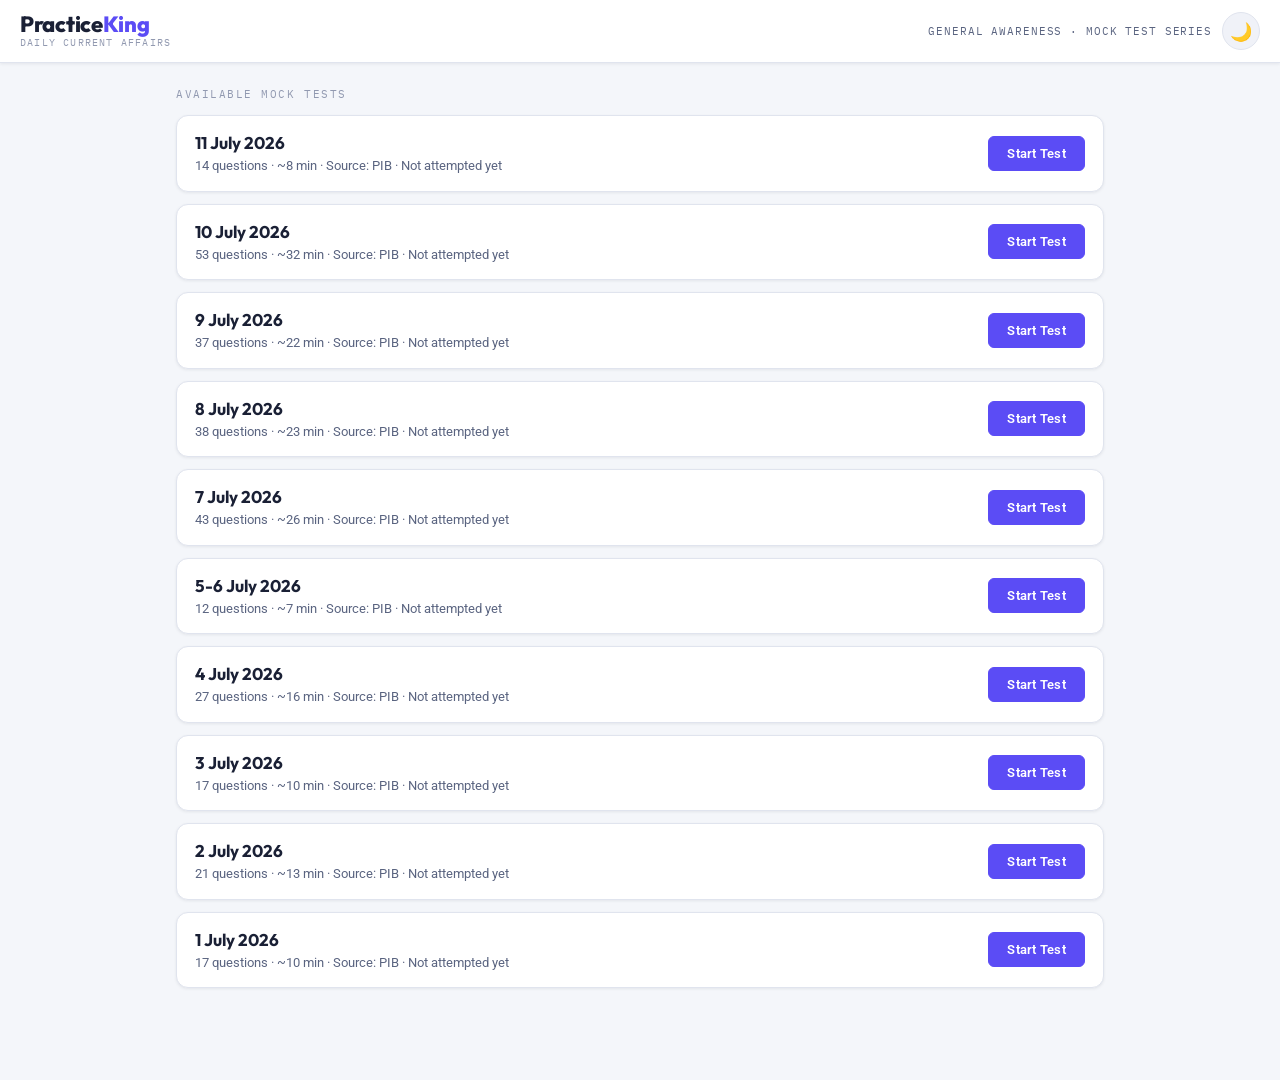
<file: index.html>
<!DOCTYPE html>
<html lang="en">
<head>
<meta charset="UTF-8">
<meta name="viewport" content="width=device-width, initial-scale=1.0">
<title>PracticeKing — Daily Current Affairs</title>
<meta name="description" content="Daily Current Affairs mock tests — PIB based General Awareness practice for competitive exams.">
<link rel="preconnect" href="https://fonts.googleapis.com">
<link href="https://fonts.googleapis.com/css2?family=Outfit:wght@400;500;600;700;800&family=Roboto:wght@400;500;700&family=IBM+Plex+Mono:wght@400;600;700&display=swap" rel="stylesheet">
<link rel="stylesheet" href="style.css?v=5">
</head>
<body>
<div id="app"></div>
<script src="data.js?v=15"></script>
<script src="common.js"></script>
<script src="index.js"></script>
</body>
</html>
</file>
<file: style.css>
/* ============================================================
   PracticeKing — Style System
   Light mode (default) + Dark mode via [data-theme="dark"]
   Mobile-first, Testbook/Oliveboard-inspired result screen
   ============================================================ */

/* ---- Google Font: Outfit for headings, Roboto for body ---- */
@import url('https://fonts.googleapis.com/css2?family=Outfit:wght@400;500;600;700;800&family=Roboto:wght@400;500;700&family=IBM+Plex+Mono:wght@400;600;700&display=swap');

/* ============================================================
   1. CSS CUSTOM PROPERTIES (TOKENS)
   ============================================================ */

:root {
  /* Light theme */
  --bg:           #F4F6FA;
  --surface:      #FFFFFF;
  --surface-alt:  #F0F2F8;
  --border:       #E0E4EE;
  --ink:          #1A2035;
  --ink-soft:     #5A6480;
  --ink-muted:    #9199B0;

  --brand:        #5B4CF5;
  --brand-soft:   #EDE9FF;
  --brand-dark:   #4336D8;

  --green:        #16A34A;
  --green-soft:   #DCFCE7;
  --green-mid:    #22C55E;

  --red:          #DC2626;
  --red-soft:     #FEE2E2;
  --red-mid:      #EF4444;

  --amber:        #D97706;
  --amber-soft:   #FEF3C7;
  --amber-mid:    #F59E0B;

  --blue:         #2563EB;
  --blue-soft:    #DBEAFE;

  --shadow-sm:    0 1px 3px rgba(26,32,53,0.08);
  --shadow-md:    0 4px 16px rgba(26,32,53,0.10);
  --shadow-lg:    0 8px 32px rgba(26,32,53,0.12);

  --radius-sm:    6px;
  --radius-md:    12px;
  --radius-lg:    18px;
  --radius-xl:    24px;

  --font-scale:   1;
  --transition:   0.2s ease;
}

[data-theme="dark"] {
  --bg:           #212429;
  --surface:      #2D323A;
  --surface-alt:  #3A404A;
  --border:       #4B5363;
  --ink:          #E8E8E8;
  --ink-soft:     #A0AAB2;
  --ink-muted:    #76808A;

  --brand:        #4A90E2;
  --brand-soft:   #1A365D;
  --brand-dark:   #63A4FF;

  --green:        #10B981;
  --green-soft:   #064E3B;
  --green-mid:    #059669;

  --red:          #EF4444;
  --red-soft:     #450A0A;
  --red-mid:      #DC2626;

  --amber:        #F59E0B;
  --amber-soft:   #451A03;
  --amber-mid:    #D97706;

  --blue:         #4A90E2;
  --blue-soft:    #1A365D;

  --shadow-sm:    0 1px 3px rgba(0,0,0,0.3);
  --shadow-md:    0 4px 16px rgba(0,0,0,0.4);
  --shadow-lg:    0 8px 32px rgba(0,0,0,0.5);
}

/* ============================================================
   2. RESET & BASE
   ============================================================ */

*, *::before, *::after { box-sizing: border-box; margin: 0; padding: 0; }

html {
  font-size: 16px;
  scroll-behavior: smooth;
}

body {
  background: var(--bg);
  color: var(--ink);
  font-family: 'Roboto', -apple-system, BlinkMacSystemFont, sans-serif;
  -webkit-font-smoothing: antialiased;
  min-height: 100vh;
  transition: background var(--transition), color var(--transition);
}

a { color: inherit; text-decoration: none; }
button { font-family: inherit; cursor: pointer; border: none; background: none; }
img { max-width: 100%; }

/* ============================================================
   3. MASTHEAD / HEADER
   ============================================================ */

.masthead {
  background: var(--surface);
  border-bottom: 1px solid var(--border);
  padding: 12px 20px;
  display: flex;
  align-items: center;
  justify-content: space-between;
  gap: 12px;
  position: sticky;
  top: 0;
  z-index: 100;
  box-shadow: var(--shadow-sm);
  transition: background var(--transition), border-color var(--transition);
}

.brand-link {
  display: flex;
  flex-direction: column;
  gap: 1px;
  text-decoration: none;
  color: inherit;
}

.masthead .brand {
  font-family: 'Outfit', sans-serif;
  font-size: 22px;
  font-weight: 800;
  letter-spacing: -0.3px;
  line-height: 1;
  color: var(--ink);
}

.masthead .brand span {
  color: var(--brand);
}

.brand-slogan {
  font-size: 10px;
  color: var(--ink-muted);
  letter-spacing: 0.12em;
  text-transform: uppercase;
  font-family: 'IBM Plex Mono', monospace;
}

.masthead-right {
  display: flex;
  align-items: center;
  gap: 10px;
}

.masthead .tagline {
  font-size: 11px;
  color: var(--ink-soft);
  letter-spacing: 0.08em;
  text-transform: uppercase;
  font-family: 'IBM Plex Mono', monospace;
}

/* ---- Theme Toggle Button ---- */

.theme-toggle {
  width: 38px;
  height: 38px;
  border-radius: 50%;
  border: 1.5px solid var(--border);
  background: var(--surface-alt);
  color: var(--ink);
  display: flex;
  align-items: center;
  justify-content: center;
  font-size: 18px;
  cursor: pointer;
  transition: background var(--transition), border-color var(--transition), transform 0.15s ease;
  flex-shrink: 0;
}
.theme-toggle:hover {
  background: var(--brand-soft);
  border-color: var(--brand);
  transform: rotate(15deg) scale(1.05);
}
.theme-toggle:active { transform: scale(0.95); }

/* ============================================================
   4. LAYOUT WRAPPERS
   ============================================================ */

.wrap {
  max-width: 960px;
  margin: 0 auto;
  padding: 24px 16px 80px;
}

/* ============================================================
   5. HOME PAGE — TEST CARDS
   ============================================================ */

.section-label {
  font-family: 'IBM Plex Mono', monospace;
  font-size: 11px;
  letter-spacing: 0.14em;
  text-transform: uppercase;
  color: var(--ink-muted);
  margin-bottom: 14px;
}

.test-card {
  background: var(--surface);
  border: 1px solid var(--border);
  border-radius: var(--radius-md);
  padding: 16px 18px;
  margin-bottom: 12px;
  display: flex;
  align-items: center;
  justify-content: space-between;
  gap: 14px;
  flex-wrap: wrap;
  box-shadow: var(--shadow-sm);
  transition: box-shadow var(--transition), transform var(--transition), border-color var(--transition);
}
.test-card:hover {
  box-shadow: var(--shadow-md);
  border-color: var(--brand);
  transform: translateY(-1px);
}

.test-card .info .date {
  font-family: 'Outfit', sans-serif;
  font-size: 17px;
  font-weight: 700;
  color: var(--ink);
}

.test-card .info .meta {
  font-size: 12.5px;
  color: var(--ink-soft);
  margin-top: 4px;
  line-height: 1.4;
}

.test-card .info .meta .best {
  color: var(--green);
  font-weight: 600;
}

.card-actions {
  display: flex;
  gap: 8px;
  flex-wrap: wrap;
}

/* ============================================================
   6. BUTTONS
   ============================================================ */

.btn {
  display: inline-flex;
  align-items: center;
  justify-content: center;
  gap: 6px;
  border: 1.5px solid var(--brand);
  background: var(--brand);
  color: #fff;
  padding: 9px 18px;
  border-radius: var(--radius-sm);
  font-size: 13px;
  font-weight: 600;
  letter-spacing: 0.02em;
  cursor: pointer;
  transition: background var(--transition), opacity var(--transition), transform 0.1s ease;
  font-family: 'Roboto', sans-serif;
}
.btn:hover { background: var(--brand-dark); border-color: var(--brand-dark); }
.btn:active { transform: scale(0.97); }

.btn-outline {
  background: transparent;
  color: var(--brand);
}
.btn-outline:hover { background: var(--brand-soft); }

.btn-ghost {
  background: var(--surface-alt);
  border-color: var(--border);
  color: var(--ink-soft);
}
.btn-ghost:hover { border-color: var(--ink-soft); color: var(--ink); }

.btn-danger {
  background: var(--red);
  border-color: var(--red);
  color: #fff;
}
.btn-danger:hover { opacity: 0.88; }

.btn-notes {
  background: transparent;
  border-color: var(--blue);
  color: var(--blue);
}
.btn-notes:hover { background: var(--blue-soft); }

.empty-state {
  border: 1.5px dashed var(--border);
  padding: 32px;
  text-align: center;
  color: var(--ink-soft);
  font-size: 14px;
  border-radius: var(--radius-md);
}

/* ============================================================
   6b. INSTRUCTIONS / TEST DETAILS SCREEN
   ============================================================ */

.instr-wrap {
  max-width: 680px;
}

/* --- Test header card --- */
.instr-header {
  background: linear-gradient(135deg, var(--brand) 0%, #8B5CF6 100%);
  border-radius: var(--radius-xl);
  padding: 28px 24px 24px;
  margin-bottom: 16px;
  color: #fff;
  position: relative;
  overflow: hidden;
  box-shadow: 0 6px 24px rgba(91,76,245,0.3);
  animation: fadeUp 0.35s ease both;
}
.instr-header::after {
  content: '';
  position: absolute;
  bottom: -50px; right: -30px;
  width: 180px; height: 180px;
  background: rgba(255,255,255,0.07);
  border-radius: 50%;
}

.instr-source-tag {
  font-family: 'IBM Plex Mono', monospace;
  font-size: 10px;
  letter-spacing: 0.14em;
  text-transform: uppercase;
  opacity: 0.75;
  margin-bottom: 8px;
}

.instr-title {
  font-family: 'Outfit', sans-serif;
  font-size: 26px;
  font-weight: 800;
  line-height: 1.15;
  margin: 0 0 12px;
  position: relative;
  z-index: 1;
}

.instr-best-badge {
  display: inline-block;
  background: rgba(255,255,255,0.18);
  border: 1px solid rgba(255,255,255,0.25);
  border-radius: 20px;
  padding: 5px 14px;
  font-size: 12px;
  backdrop-filter: blur(4px);
  position: relative;
  z-index: 1;
}

/* --- Stats grid (4 cards) --- */
.instr-stats {
  display: grid;
  grid-template-columns: repeat(4, 1fr);
  gap: 10px;
  margin-bottom: 14px;
  animation: fadeUp 0.35s 0.06s ease both;
}

.instr-stat-card {
  background: var(--surface);
  border: 1px solid var(--border);
  border-radius: var(--radius-md);
  padding: 14px 8px;
  text-align: center;
  box-shadow: var(--shadow-sm);
}

.instr-stat-val {
  font-family: 'Outfit', sans-serif;
  font-size: 26px;
  font-weight: 800;
  color: var(--brand);
  line-height: 1;
  display: flex;
  align-items: baseline;
  justify-content: center;
  gap: 2px;
}

.instr-stat-unit {
  font-size: 13px;
  font-weight: 600;
  color: var(--ink-soft);
}

.instr-stat-lbl {
  font-size: 10px;
  color: var(--ink-muted);
  text-transform: uppercase;
  letter-spacing: 0.08em;
  font-family: 'IBM Plex Mono', monospace;
  margin-top: 5px;
}

/* --- Section wrapper --- */
.instr-section {
  background: var(--surface);
  border: 1px solid var(--border);
  border-radius: var(--radius-md);
  padding: 18px 18px 16px;
  margin-bottom: 12px;
  box-shadow: var(--shadow-sm);
  animation: fadeUp 0.35s 0.1s ease both;
}

.instr-section-title {
  font-family: 'Outfit', sans-serif;
  font-size: 13px;
  font-weight: 700;
  color: var(--ink-muted);
  text-transform: uppercase;
  letter-spacing: 0.08em;
  margin-bottom: 14px;
  padding-bottom: 10px;
  border-bottom: 1px solid var(--border);
}

/* --- Marking scheme grid --- */
.instr-marking-grid {
  display: grid;
  grid-template-columns: repeat(3, 1fr);
  gap: 10px;
}

.instr-mark-item {
  border-radius: var(--radius-sm);
  padding: 12px 10px;
  text-align: center;
  border: 1px solid transparent;
}

.instr-mark-correct {
  background: var(--green-soft);
  border-color: var(--green);
}
.instr-mark-wrong {
  background: var(--red-soft);
  border-color: var(--red);
}
.instr-mark-skip {
  background: var(--surface-alt);
  border-color: var(--border);
}

.instr-mark-val {
  font-family: 'Outfit', sans-serif;
  font-size: 22px;
  font-weight: 800;
  line-height: 1;
  margin-bottom: 4px;
}
.instr-mark-correct .instr-mark-val { color: var(--green); }
.instr-mark-wrong   .instr-mark-val { color: var(--red); }
.instr-mark-skip    .instr-mark-val { color: var(--ink-muted); }

.instr-mark-lbl {
  font-size: 10.5px;
  color: var(--ink-soft);
  font-family: 'IBM Plex Mono', monospace;
  letter-spacing: 0.02em;
}

/* --- Instructions list --- */
.instr-list {
  padding-left: 18px;
  margin: 0;
  display: flex;
  flex-direction: column;
  gap: 10px;
}

.instr-list li {
  font-size: 13.5px;
  color: var(--ink-soft);
  line-height: 1.55;
}

.instr-list li strong {
  color: var(--ink);
  font-weight: 600;
}

/* --- Legend grid --- */
.instr-legend-grid {
  display: grid;
  grid-template-columns: 1fr 1fr;
  gap: 10px;
}

.instr-legend-item {
  display: flex;
  align-items: center;
  gap: 10px;
  font-size: 13px;
  color: var(--ink-soft);
}

.instr-legend-dot {
  width: 24px;
  height: 24px;
  border-radius: 5px;
  flex-shrink: 0;
  border: 1.5px solid transparent;
}
.dot-answered     { background: var(--green); border-color: var(--green); }
.dot-review       { background: var(--amber); border-color: var(--amber); }
.dot-not-answered { background: var(--red-soft); border-color: var(--red); }
.dot-not-visited  { background: var(--surface-alt); border-color: var(--border); }

/* --- CTA buttons --- */
.instr-cta {
  display: flex;
  gap: 12px;
  margin-top: 6px;
  margin-bottom: 8px;
  animation: fadeUp 0.35s 0.16s ease both;
}

.instr-begin-btn {
  flex: 1;
  background: var(--brand);
  color: #fff;
  border: none;
  padding: 15px 24px;
  border-radius: var(--radius-sm);
  font-family: 'Outfit', sans-serif;
  font-size: 16px;
  font-weight: 700;
  letter-spacing: 0.02em;
  cursor: pointer;
  transition: background var(--transition), transform 0.12s ease, box-shadow var(--transition);
  box-shadow: 0 4px 16px rgba(91,76,245,0.35);
}
.instr-begin-btn:hover {
  background: var(--brand-dark);
  transform: translateY(-1px);
  box-shadow: 0 6px 20px rgba(91,76,245,0.45);
}
.instr-begin-btn:active { transform: scale(0.98); }

/* --- Responsive: instructions on mobile --- */
@media (max-width: 640px) {
  .instr-header { padding: 22px 16px 18px; border-radius: var(--radius-lg); }
  .instr-title { font-size: 20px; }

  .instr-stats { grid-template-columns: repeat(2, 1fr); gap: 8px; }
  .instr-stat-val { font-size: 22px; }

  .instr-marking-grid { grid-template-columns: repeat(3, 1fr); gap: 7px; }
  .instr-mark-val { font-size: 18px; }

  .instr-legend-grid { grid-template-columns: 1fr; gap: 8px; }

  .instr-cta { flex-direction: column; }
  .instr-begin-btn { font-size: 15px; padding: 14px; }
}

@media (max-width: 400px) {
  .instr-stat-val { font-size: 19px; }
  .instr-marking-grid { gap: 5px; }
}


/* ============================================================
   7. EXAM PAGE — BAR, LAYOUT, QUESTION PANEL
   ============================================================ */

.exam-bar {
  background: var(--ink);
  color: #fff;
  padding: 10px 20px;
  display: flex;
  align-items: center;
  justify-content: space-between;
  flex-wrap: wrap;
  gap: 8px;
  font-family: 'IBM Plex Mono', monospace;
  font-size: 12px;
  position: sticky;
  top: 0;
  z-index: 90;
}

[data-theme="dark"] .exam-bar {
  background: #0D0F19;
  border-bottom: 1px solid var(--border);
}

.exam-bar .label { opacity: 0.55; font-size: 10px; letter-spacing: 0.1em; text-transform: uppercase; }

.timer {
  font-size: 18px;
  font-weight: 700;
  letter-spacing: 0.04em;
}
.timer.low { color: #FCA5A5; }

.exam-layout {
  display: grid;
  grid-template-columns: 1fr 280px;
  gap: 16px;
  max-width: 1100px;
  margin: 16px auto;
  padding: 0 16px 100px;
}

@media (max-width: 760px) {
  .exam-layout { grid-template-columns: 1fr; }
}

.q-panel {
  background: var(--surface);
  border: 1px solid var(--border);
  border-radius: var(--radius-md);
  padding: 20px 18px 80px 18px;
  box-shadow: var(--shadow-sm);
}

.q-number-row {
  display: flex;
  justify-content: space-between;
  align-items: center;
  margin-bottom: 14px;
  gap: 10px;
  flex-wrap: wrap;
}

.qn-badge {
  background: var(--brand);
  color: #fff;
  font-weight: 700;
  font-family: 'Roboto', sans-serif;
  font-size: 15px;
  width: 36px;
  height: 36px;
  display: flex;
  align-items: center;
  justify-content: center;
  border-radius: 4px;
}

.q-toolbar-right {
  display: flex;
  align-items: center;
  gap: 10px;
}

.font-controls {
  display: flex;
  align-items: center;
  gap: 3px;
  border: 1px solid var(--border);
  border-radius: 20px;
  padding: 3px;
  background: var(--surface-alt);
}

.font-controls button {
  width: 26px;
  height: 26px;
  border-radius: 50%;
  border: none;
  background: transparent;
  color: var(--ink);
  font-family: 'Roboto', sans-serif;
  font-weight: 700;
  font-size: 11px;
  display: flex;
  align-items: center;
  justify-content: center;
}
.font-controls button:hover { background: var(--surface); }

.q-text {
  font-size: calc(16px * var(--font-scale));
  line-height: 1.6;
  margin-bottom: 20px;
  font-weight: 400;
  color: var(--ink);
}

.options { display: flex; flex-direction: column; gap: 10px; }

.option {
  display: flex;
  align-items: flex-start;
  gap: 12px;
  padding: 14px 16px;
  border: 1px solid var(--border);
  border-radius: 8px;
  cursor: pointer;
  transition: border-color 0.15s ease, background 0.15s ease;
  background: transparent;
  position: relative;
}
.option:hover { border-color: var(--ink-soft); }

.option.selected {
  border-color: var(--brand);
}

/* Custom Radio Button for Testbook style */
.option::before {
  content: "";
  display: inline-block;
  width: 18px;
  height: 18px;
  border-radius: 50%;
  border: 2px solid var(--ink-soft);
  margin-top: 2px;
  flex-shrink: 0;
  transition: border-color 0.2s, background 0.2s;
}

.option.selected::before {
  border-color: var(--brand);
  background: var(--brand);
  box-shadow: inset 0 0 0 3px var(--bg);
}

.option .opt-num {
  display: none; /* Hide the old italicized numbers */
}

.option .otext { 
  font-size: calc(15px * var(--font-scale)); 
  line-height: 1.5; 
  color: var(--ink); 
  flex: 1;
}

/* Review-mode coloring */
.option.correct-answer {
  border-color: var(--green);
  background: var(--green-soft);
}
.option.correct-answer::before {
  border-color: var(--green);
  background: var(--green);
  box-shadow: inset 0 0 0 3px var(--green-soft);
}

.option.wrong-answer {
  border-color: var(--red);
  background: var(--red-soft);
}
.option.wrong-answer::before {
  border-color: var(--red);
  background: var(--red);
  box-shadow: inset 0 0 0 3px var(--red-soft);
}

.explanation {
  margin-top: 14px;
  padding: 12px 14px;
  background: var(--amber-soft);
  border-left: 3px solid var(--amber);
  border-radius: 0 var(--radius-sm) var(--radius-sm) 0;
  font-size: 13px;
  color: var(--ink-soft);
  line-height: 1.55;
}

/* Question footer buttons */
.q-footer {
  display: flex;
  gap: 8px;
  flex-wrap: nowrap;
  overflow-x: auto;
  
  /* Fixed at the bottom */
  position: fixed;
  bottom: 0;
  left: 0;
  right: 0;
  background: var(--surface);
  border-top: 1px solid var(--border);
  padding: 12px 16px;
  z-index: 10;
  box-shadow: 0 -2px 10px rgba(0,0,0,0.05);
}

[data-theme="dark"] .q-footer {
  box-shadow: 0 -2px 10px rgba(0,0,0,0.3);
}

.q-footer button {
  background: transparent;
  color: var(--ink);
  border: 1px solid var(--border);
  padding: 12px 14px;
  border-radius: 6px;
  font-size: 14px;
  font-weight: 600;
  transition: background var(--transition), border-color var(--transition);
  white-space: nowrap;
}
.q-footer button:disabled { opacity: 0.4; cursor: not-allowed; }
.q-footer button.primary {
  background: var(--brand);
  border-color: var(--brand);
  color: #fff;
}
.q-footer button.primary:hover { opacity: 0.9; }
.q-footer button.review { 
  border-color: var(--brand); 
  color: var(--brand); 
}
.q-footer button.review:hover { background: rgba(59, 130, 246, 0.1); }
.q-footer button.clear { color: var(--ink); border-color: var(--ink-soft); }
.q-footer button.clear:hover { background: var(--surface-alt); }
.q-footer button.outline { border-color: var(--border); }
.q-footer button.outline:hover { background: var(--surface-alt); }

/* ============================================================
   8. QUESTION PALETTE PANEL
   ============================================================ */

.palette-panel {
  background: var(--surface);
  border: 1px solid var(--border);
  border-radius: var(--radius-md);
  padding: 16px;
  align-self: start;
  box-shadow: var(--shadow-sm);
}

.palette-title {
  font-family: 'IBM Plex Mono', monospace;
  font-size: 10.5px;
  letter-spacing: 0.1em;
  text-transform: uppercase;
  color: var(--ink-muted);
  margin-bottom: 12px;
}

.palette-header {
  display: flex;
  align-items: center;
  justify-content: space-between;
  margin-bottom: 2px;
}

.palette-close {
  display: none;
  width: 28px;
  height: 28px;
  border-radius: 50%;
  border: 1px solid var(--border);
  background: var(--surface-alt);
  color: var(--ink);
  font-size: 14px;
  align-items: center;
  justify-content: center;
}

.palette-fab {
  display: none;
  position: fixed;
  bottom: 85px;
  right: 18px;
  width: 52px;
  height: 52px;
  border-radius: 50%;
  background: var(--brand);
  color: #fff;
  border: none;
  font-size: 20px;
  align-items: center;
  justify-content: center;
  box-shadow: 0 4px 16px rgba(91,76,245,0.45);
  z-index: 45;
  transition: transform var(--transition);
}
.palette-fab:hover { transform: scale(1.08); }

.palette-fab .fab-badge {
  position: absolute;
  top: -3px;
  right: -3px;
  background: var(--red);
  color: #fff;
  font-family: 'IBM Plex Mono', monospace;
  font-size: 9px;
  font-weight: 700;
  border-radius: 10px;
  padding: 2px 5px;
  min-width: 17px;
  text-align: center;
}

.palette-backdrop {
  display: none;
  position: fixed;
  inset: 0;
  background: rgba(10, 12, 24, 0.55);
  z-index: 40;
  backdrop-filter: blur(2px);
}

.palette-grid {
  display: grid;
  grid-template-columns: repeat(auto-fill, minmax(34px, 1fr));
  gap: 7px;
  margin-bottom: 14px;
}

.palette-cell {
  aspect-ratio: 1;
  display: flex;
  align-items: center;
  justify-content: center;
  border: 1.5px solid var(--border);
  border-radius: var(--radius-sm);
  font-family: 'IBM Plex Mono', monospace;
  font-size: 11px;
  font-weight: 600;
  color: var(--ink-soft);
  background: var(--surface-alt);
  cursor: pointer;
  transition: transform 0.1s ease, background 0.15s ease;
}
.palette-cell:hover { transform: scale(1.08); }

.palette-cell.current { border-color: var(--brand); border-width: 2px; color: var(--brand); }
.palette-cell.answered { background: var(--green); color: #fff; border-color: var(--green); }
.palette-cell.review { background: var(--amber); color: #fff; border-color: var(--amber); }
.palette-cell.not-answered { background: var(--red-soft); border-color: var(--red); color: var(--red); }

/* Overview grid (result page) */
.overview-grid .palette-cell { text-decoration: none; }
.overview-grid .palette-cell.status-correct { background: var(--green); color: #fff; border-color: var(--green); }
.overview-grid .palette-cell.status-wrong { background: var(--red); color: #fff; border-color: var(--red); }
.overview-grid .palette-cell.status-skipped { background: var(--amber); color: #fff; border-color: var(--amber); }

.legend { display: flex; flex-direction: column; gap: 6px; font-size: 11px; color: var(--ink-soft); margin-bottom: 16px; }
.legend .row { display: flex; align-items: center; gap: 7px; }
.legend .swatch { width: 12px; height: 12px; border-radius: 3px; border: 1px solid var(--border); flex-shrink: 0; }
.legend-count {
  margin-left: auto;
  font-family: 'IBM Plex Mono', monospace;
  font-size: 11px;
  font-weight: 700;
  color: var(--ink);
  background: var(--surface-alt);
  border: 1px solid var(--border);
  border-radius: 10px;
  padding: 1px 7px;
  min-width: 22px;
  text-align: center;
}

.submit-btn {
  width: 100%;
  background: var(--red);
  color: #fff;
  border: none;
  padding: 12px;
  border-radius: var(--radius-sm);
  font-weight: 700;
  font-size: 13px;
  letter-spacing: 0.03em;
  transition: opacity var(--transition);
}
.submit-btn:hover { opacity: 0.88; }

.exit-btn {
  width: 100%;
  background: transparent;
  color: var(--ink-muted);
  border: 1.5px solid var(--border);
  padding: 10px;
  border-radius: var(--radius-sm);
  font-weight: 600;
  font-size: 12px;
  margin-top: 8px;
  transition: border-color var(--transition), color var(--transition);
}
.exit-btn:hover { border-color: var(--red); color: var(--red); }

/* ============================================================
   9. STATUS PILLS
   ============================================================ */

.status-pill {
  font-family: 'IBM Plex Mono', monospace;
  font-size: 10px;
  font-weight: 700;
  letter-spacing: 0.06em;
  text-transform: uppercase;
  padding: 3px 10px;
  border-radius: 20px;
  white-space: nowrap;
}
.status-pill.status-correct { background: var(--green-soft); color: var(--green); }
.status-pill.status-wrong { background: var(--red-soft); color: var(--red); }
.status-pill.status-skipped { background: var(--amber-soft); color: var(--amber); }

/* ============================================================
   10. RESULT SCREEN — TESTBOOK/OLIVEBOARD STYLE
   ============================================================ */

/* --- Hero Score Banner --- */
.result-hero {
  background: linear-gradient(135deg, var(--brand) 0%, #8B5CF6 60%, #A78BFA 100%);
  border-radius: var(--radius-xl);
  padding: 28px 20px 24px;
  margin-bottom: 16px;
  color: #fff;
  text-align: center;
  position: relative;
  overflow: hidden;
  box-shadow: 0 8px 32px rgba(91,76,245,0.35);
}

.result-hero::before {
  content: '';
  position: absolute;
  top: -40px;
  right: -40px;
  width: 160px;
  height: 160px;
  background: rgba(255,255,255,0.08);
  border-radius: 50%;
}

.result-hero::after {
  content: '';
  position: absolute;
  bottom: -60px;
  left: -20px;
  width: 200px;
  height: 200px;
  background: rgba(255,255,255,0.05);
  border-radius: 50%;
}

.result-hero-label {
  font-size: 11px;
  letter-spacing: 0.14em;
  text-transform: uppercase;
  opacity: 0.8;
  font-family: 'IBM Plex Mono', monospace;
  margin-bottom: 8px;
}

.result-hero-title {
  font-family: 'Outfit', sans-serif;
  font-size: 20px;
  font-weight: 700;
  margin-bottom: 4px;
  opacity: 0.95;
}

.result-hero-test {
  font-size: 12px;
  opacity: 0.7;
  margin-bottom: 24px;
}

/* Score ring + score number */
.score-ring-wrap {
  display: flex;
  flex-direction: column;
  align-items: center;
  margin-bottom: 20px;
  position: relative;
  z-index: 1;
}

.score-ring {
  position: relative;
  width: 120px;
  height: 120px;
}

.score-ring svg {
  transform: rotate(-90deg);
  width: 120px;
  height: 120px;
}

.score-ring .ring-bg {
  fill: none;
  stroke: rgba(255,255,255,0.2);
  stroke-width: 8;
}

.score-ring .ring-fill {
  fill: none;
  stroke: #fff;
  stroke-width: 8;
  stroke-linecap: round;
  stroke-dasharray: 314;
  stroke-dashoffset: 314;
  transition: stroke-dashoffset 1.2s cubic-bezier(0.4, 0, 0.2, 1);
}

.score-ring-inner {
  position: absolute;
  inset: 0;
  display: flex;
  flex-direction: column;
  align-items: center;
  justify-content: center;
}

.score-ring-num {
  font-family: 'Outfit', sans-serif;
  font-size: 28px;
  font-weight: 800;
  color: #fff;
  line-height: 1;
}

.score-ring-total {
  font-size: 11px;
  color: rgba(255,255,255,0.7);
  font-family: 'IBM Plex Mono', monospace;
  margin-top: 2px;
}

/* Mini stat pills in hero */
.hero-stats {
  display: grid;
  grid-template-columns: repeat(3, 1fr);
  gap: 10px;
  position: relative;
  z-index: 1;
}

.hero-stat-item {
  background: rgba(255,255,255,0.15);
  border-radius: var(--radius-md);
  padding: 10px 8px;
  backdrop-filter: blur(4px);
  border: 1px solid rgba(255,255,255,0.2);
}

.hero-stat-num {
  font-family: 'Outfit', sans-serif;
  font-size: 22px;
  font-weight: 800;
  line-height: 1;
  margin-bottom: 2px;
}

.hero-stat-lbl {
  font-size: 10px;
  opacity: 0.75;
  letter-spacing: 0.06em;
  text-transform: uppercase;
  font-family: 'IBM Plex Mono', monospace;
}

.hero-stat-item.hs-correct .hero-stat-num { color: #86EFAC; }
.hero-stat-item.hs-wrong .hero-stat-num { color: #FCA5A5; }
.hero-stat-item.hs-skipped .hero-stat-num { color: #FDE68A; }

/* --- Result Sub Cards (accuracy, time, marks) --- */
.result-meta-cards {
  display: grid;
  grid-template-columns: repeat(3, 1fr);
  gap: 10px;
  margin-bottom: 16px;
}

.result-meta-card {
  background: var(--surface);
  border: 1px solid var(--border);
  border-radius: var(--radius-md);
  padding: 14px 10px;
  text-align: center;
  box-shadow: var(--shadow-sm);
}

.result-meta-card .rmc-icon {
  width: 34px;
  height: 34px;
  border-radius: 10px;
  margin: 0 auto 8px;
  display: flex;
  align-items: center;
  justify-content: center;
  font-family: 'Outfit', sans-serif;
  font-size: 13px;
  font-weight: 800;
  background: var(--brand-soft);
  color: var(--brand);
}
.result-meta-card .rmc-accuracy { background: var(--green-soft); color: var(--green); }
.result-meta-card .rmc-attempted { background: var(--amber-soft); color: var(--amber); }
.result-meta-card .rmc-best { background: var(--brand-soft); color: var(--brand); }

.result-meta-card .rmc-val {
  font-family: 'Outfit', sans-serif;
  font-size: 18px;
  font-weight: 700;
  color: var(--ink);
  line-height: 1;
}

.result-meta-card .rmc-lbl {
  font-size: 10px;
  color: var(--ink-muted);
  text-transform: uppercase;
  letter-spacing: 0.08em;
  font-family: 'IBM Plex Mono', monospace;
  margin-top: 3px;
}

/* --- Question-wise Status Section --- */
.result-section {
  background: var(--surface);
  border: 1px solid var(--border);
  border-radius: var(--radius-md);
  padding: 16px;
  margin-bottom: 14px;
  box-shadow: var(--shadow-sm);
}

.result-section-title {
  font-family: 'Outfit', sans-serif;
  font-size: 14px;
  font-weight: 700;
  color: var(--ink);
  margin-bottom: 14px;
  display: flex;
  align-items: center;
  gap: 8px;
}

.result-section-title .section-icon {
  width: 28px;
  height: 28px;
  border-radius: 8px;
  background: var(--brand-soft);
  display: flex;
  align-items: center;
  justify-content: center;
  font-size: 15px;
}

/* --- Action Buttons Row --- */
.result-actions {
  display: flex;
  gap: 10px;
  margin-bottom: 14px;
  flex-wrap: wrap;
}

.result-actions .btn {
  flex: 1;
  min-width: 130px;
  padding: 12px 16px;
  font-size: 13px;
  border-radius: var(--radius-sm);
}

/* --- Notes Banner (prominent, shown at end) --- */
.notes-banner {
  background: linear-gradient(135deg, #0F4C8A 0%, #1A6FC4 100%);
  border-radius: var(--radius-lg);
  padding: 20px 18px;
  margin-bottom: 20px;
  display: flex;
  align-items: center;
  gap: 14px;
  color: #fff;
  text-decoration: none;
  box-shadow: 0 6px 20px rgba(15,76,138,0.35);
  transition: transform var(--transition), box-shadow var(--transition);
  position: relative;
  overflow: hidden;
}
.notes-banner::before {
  content: '';
  position: absolute;
  top: -30px;
  right: -20px;
  width: 120px;
  height: 120px;
  background: rgba(255,255,255,0.08);
  border-radius: 50%;
}
.notes-banner:hover {
  transform: translateY(-2px);
  box-shadow: 0 10px 28px rgba(15,76,138,0.45);
}

.notes-banner-icon {
  width: 46px;
  height: 46px;
  border-radius: 12px;
  background: rgba(255,255,255,0.2);
  flex-shrink: 0;
  position: relative;
  z-index: 1;
  display: flex;
  align-items: center;
  justify-content: center;
  font-family: 'Outfit', sans-serif;
  font-size: 20px;
  font-weight: 800;
  color: #fff;
  border: 1.5px solid rgba(255,255,255,0.3);
}

.notes-banner-content {
  flex: 1;
  position: relative;
  z-index: 1;
}

.notes-banner-title {
  font-family: 'Outfit', sans-serif;
  font-size: 16px;
  font-weight: 700;
  margin-bottom: 3px;
}

.notes-banner-sub {
  font-size: 12px;
  opacity: 0.8;
  line-height: 1.4;
}

.notes-banner-arrow {
  font-size: 22px;
  opacity: 0.85;
  flex-shrink: 0;
  position: relative;
  z-index: 1;
}

/* --- Answer Review Items --- */
.answer-review-header {
  display: flex;
  align-items: center;
  gap: 10px;
  margin-bottom: 14px;
}

.review-list { display: flex; flex-direction: column; gap: 12px; }

.review-item {
  background: var(--surface);
  border: 1px solid var(--border);
  border-radius: var(--radius-md);
  overflow: hidden;
  box-shadow: var(--shadow-sm);
  transition: border-color var(--transition);
}

.review-item.ri-correct { border-left: 3px solid var(--green); }
.review-item.ri-wrong { border-left: 3px solid var(--red); }
.review-item.ri-skipped { border-left: 3px solid var(--amber); }

.review-item-header {
  display: flex;
  justify-content: space-between;
  align-items: center;
  padding: 12px 14px 10px;
  border-bottom: 1px solid var(--border);
  background: var(--surface-alt);
  gap: 10px;
}

.review-item-qnum {
  font-family: 'IBM Plex Mono', monospace;
  font-size: 11px;
  color: var(--ink-muted);
  letter-spacing: 0.07em;
}

.review-item-body { padding: 14px; }

.review-item .q-text {
  font-size: calc(14.5px * var(--font-scale));
  line-height: 1.55;
  margin-bottom: 14px;
  color: var(--ink);
}

/* ============================================================
   11. RESPONSIVE — MOBILE (< 640px)
   ============================================================ */

@media (max-width: 640px) {
  .wrap { padding: 16px 12px 72px; }
  .masthead { padding: 10px 14px; }
  .masthead .brand { font-size: 19px; }

  /* Home cards */
  .test-card { flex-direction: column; align-items: stretch; padding: 14px; }
  .test-card .card-actions { width: 100%; }
  .test-card .card-actions .btn { flex: 1; }

  /* Exam */
  .exam-bar { padding: 8px 14px; font-size: 11px; }
  .timer { font-size: 15px; }
  .exam-layout { padding: 0 10px 88px; margin-top: 10px; gap: 10px; }
  .q-panel { padding: 14px 12px 80px 12px; }
  .q-text { font-size: calc(15px * var(--font-scale)); margin-bottom: 16px; }
  .option { padding: 10px 11px; gap: 10px; }
  .option .bubble { width: 26px; height: 26px; min-width: 26px; font-size: 11px; }
  .option .otext { font-size: calc(13.5px * var(--font-scale)); }
  .q-footer {
    padding: 10px 4px;
    gap: 4px;
    justify-content: space-between;
  }
  .q-footer button {
    padding: 10px 2px;
    font-size: 11px;
    min-height: 44px;
    flex: 1;
    white-space: normal;
    line-height: 1.15;
    text-align: center;
    letter-spacing: -0.2px;
  }

  /* Palette FAB + bottom sheet */
  .palette-fab { display: flex; }
  .palette-close { display: flex; }

  .palette-panel {
    position: fixed;
    left: 0;
    right: 0;
    bottom: 0;
    max-height: 80vh;
    overflow-y: auto;
    border-radius: 20px 20px 0 0;
    box-shadow: 0 -8px 32px rgba(0,0,0,0.25);
    transform: translateY(110%);
    transition: transform 0.3s cubic-bezier(0.4, 0, 0.2, 1);
    z-index: 50;
    margin: 0;
  }

  body.palette-open .palette-panel { transform: translateY(0); }
  body.palette-open .palette-backdrop { display: block; }

  .palette-grid { grid-template-columns: repeat(auto-fill, minmax(32px, 1fr)); }

  /* Result hero */
  .result-hero { padding: 22px 16px 18px; border-radius: var(--radius-lg); }
  .score-ring { width: 100px; height: 100px; }
  .score-ring svg { width: 100px; height: 100px; }
  .score-ring-num { font-size: 22px; }
  .hero-stat-num { font-size: 18px; }

  .result-meta-cards { grid-template-columns: repeat(3, 1fr); gap: 8px; }
  .result-meta-card { padding: 10px 6px; }
  .result-meta-card .rmc-val { font-size: 15px; }

  .result-actions { flex-wrap: wrap; }
  .result-actions .btn { flex: 1; min-width: 120px; }

  .notes-banner { padding: 16px 14px; }
  .notes-banner-icon { width: 38px; height: 38px; font-size: 16px; }
  .notes-banner-title { font-size: 14px; }

  .review-item-header { padding: 10px 12px 8px; }
  .review-item-body { padding: 12px; }
}

/* ============================================================
   12. RESPONSIVE — SMALL PHONES (< 400px)
   ============================================================ */

@media (max-width: 400px) {
  .masthead .brand { font-size: 17px; }
  .brand-slogan { display: none; }
  .q-text { font-size: calc(14px * var(--font-scale)); }
  .exam-bar { font-size: 10.5px; }

  .hero-stats { gap: 6px; }
  .hero-stat-num { font-size: 16px; }
  .result-meta-card .rmc-val { font-size: 13px; }
}

/* ============================================================
   13. MISC UTILITIES & ANIMATIONS
   ============================================================ */

.mono { font-family: 'IBM Plex Mono', 'Courier New', monospace; }
.serif { font-family: 'Outfit', sans-serif; font-weight: 700; }

/* Fade-in animation for result page */
@keyframes fadeUp {
  from { opacity: 0; transform: translateY(16px); }
  to   { opacity: 1; transform: translateY(0); }
}

.result-hero,
.result-meta-cards,
.result-section,
.result-actions,
.notes-banner,
.review-list {
  animation: fadeUp 0.4s ease both;
}

.result-meta-cards { animation-delay: 0.08s; }
.result-section    { animation-delay: 0.14s; }
.result-actions    { animation-delay: 0.18s; }
.notes-banner      { animation-delay: 0.22s; }
.review-list       { animation-delay: 0.26s; }

/* Scrollbar (WebKit) */
::-webkit-scrollbar { width: 6px; height: 6px; }
::-webkit-scrollbar-track { background: transparent; }
::-webkit-scrollbar-thumb { background: var(--border); border-radius: 3px; }
::-webkit-scrollbar-thumb:hover { background: var(--ink-muted); }

/* ============================================================
   MODAL SYSTEM — Notes Gate & End-of-Test Modal
   ============================================================ */

.modal-overlay {
  position: fixed;
  inset: 0;
  background: rgba(10, 12, 28, 0.6);
  backdrop-filter: blur(4px);
  -webkit-backdrop-filter: blur(4px);
  z-index: 200;
  display: flex;
  align-items: center;
  justify-content: center;
  padding: 20px 16px;
  opacity: 0;
  transition: opacity 0.22s ease;
}

.modal-overlay.modal-visible {
  opacity: 1;
}

.modal-box {
  background: var(--surface);
  border: 1px solid var(--border);
  border-radius: var(--radius-xl);
  width: 100%;
  max-width: 420px;
  box-shadow: var(--shadow-lg);
  overflow: hidden;
  transform: translateY(16px) scale(0.97);
  transition: transform 0.22s cubic-bezier(0.34, 1.56, 0.64, 1);
}

.modal-overlay.modal-visible .modal-box {
  transform: translateY(0) scale(1);
}

.modal-box--narrow {
  max-width: 360px;
  text-align: center;
}

/* Modal header */
.modal-header {
  padding: 22px 22px 0;
}

.modal-header--center {
  text-align: center;
  padding: 0 22px;
}

.modal-title {
  font-family: 'Outfit', sans-serif;
  font-size: 18px;
  font-weight: 700;
  color: var(--ink);
  margin-bottom: 4px;
}

.modal-sub {
  font-size: 13px;
  color: var(--ink-soft);
  line-height: 1.5;
}

/* End-of-test icon */
.modal-eot-icon {
  width: 56px;
  height: 56px;
  border-radius: 50%;
  background: var(--green-soft);
  color: var(--green);
  font-size: 24px;
  font-weight: 700;
  display: flex;
  align-items: center;
  justify-content: center;
  margin: 22px auto 14px;
  border: 2px solid var(--green);
}

/* Modal body (form fields) */
.modal-body {
  padding: 18px 22px 4px;
  display: flex;
  flex-direction: column;
  gap: 14px;
}

.modal-field {
  display: flex;
  flex-direction: column;
  gap: 5px;
}

.modal-label {
  font-size: 12.5px;
  font-weight: 600;
  color: var(--ink-soft);
  letter-spacing: 0.02em;
}

.modal-required {
  color: var(--red);
  margin-left: 2px;
}

.modal-optional {
  color: var(--ink-muted);
  font-weight: 400;
  font-size: 11px;
  margin-left: 4px;
}

.modal-input {
  width: 100%;
  background: var(--surface-alt);
  border: 1.5px solid var(--border);
  border-radius: var(--radius-sm);
  padding: 10px 13px;
  font-size: 14px;
  color: var(--ink);
  font-family: 'Roboto', sans-serif;
  outline: none;
  transition: border-color 0.15s ease, box-shadow 0.15s ease;
  -webkit-appearance: none;
  appearance: none;
}

.modal-input:focus {
  border-color: var(--brand);
  box-shadow: 0 0 0 3px rgba(91,76,245,0.15);
}

.modal-select {
  background-image: url("data:image/svg+xml,%3Csvg xmlns='http://www.w3.org/2000/svg' width='12' height='8' viewBox='0 0 12 8'%3E%3Cpath d='M1 1l5 5 5-5' stroke='%239199B0' stroke-width='1.5' fill='none' stroke-linecap='round'/%3E%3C/svg%3E");
  background-repeat: no-repeat;
  background-position: right 12px center;
  padding-right: 34px;
  cursor: pointer;
}

.modal-error {
  background: var(--red-soft);
  border: 1px solid var(--red);
  border-radius: var(--radius-sm);
  color: var(--red);
  font-size: 12.5px;
  padding: 8px 12px;
  font-weight: 500;
}

/* Modal footer */
.modal-footer {
  padding: 16px 22px 22px;
  display: flex;
  gap: 10px;
  justify-content: flex-end;
}

.modal-footer--col {
  flex-direction: column;
  padding: 18px 22px 22px;
}

.modal-footer--col .instr-begin-btn {
  width: 100%;
  font-size: 15px;
  padding: 13px;
}

.modal-footer--col .btn-ghost {
  width: 100%;
  text-align: center;
}

/* Notes banner: make it clickable (now a div, not an a tag) */
.notes-banner {
  cursor: pointer;
  user-select: none;
}
.notes-banner:focus {
  outline: 2px solid rgba(255,255,255,0.6);
  outline-offset: 2px;
}

/* Mobile adjustments for modals */
@media (max-width: 480px) {
  .modal-overlay { padding: 16px 12px; align-items: flex-end; }
  .modal-box { border-radius: var(--radius-lg) var(--radius-lg) 0 0; max-width: 100%; }
  .modal-box--narrow { border-radius: var(--radius-lg) var(--radius-lg) 0 0; }
  .modal-header { padding: 18px 18px 0; }
  .modal-body { padding: 14px 18px 4px; }
}

/* Custom Submit Modal (Testbook Style) */
.submit-modal-overlay {
  position: fixed; inset: 0; background: rgba(0,0,0,0.6);
  display: flex; align-items: center; justify-content: center; z-index: 100;
}
.submit-modal-box {
  background: var(--surface-alt);
  border-radius: 8px;
  width: 90%; max-width: 320px;
  padding: 20px 24px;
  color: var(--ink);
  box-shadow: 0 10px 40px rgba(0,0,0,0.5);
  font-family: 'Roboto', sans-serif;
}
.sm-row {
  display: flex; justify-content: space-between;
  padding: 12px 0;
  border-bottom: 1px solid var(--border);
  font-size: 14px;
}
.sm-row:first-child { padding-top: 0; }
.sm-label { color: var(--ink-soft); }
.sm-val { font-weight: 700; }
.sm-blue { color: var(--brand); }
.sm-title {
  text-align: center; font-weight: 700;
  margin: 20px 0 16px; font-size: 15px;
}
.sm-actions {
  display: flex; gap: 12px;
}
.sm-btn {
  flex: 1; padding: 10px; border-radius: 6px;
  border: none; font-weight: 700; font-size: 14px; cursor: pointer;
}
.sm-yes { background: var(--brand); color: #fff; }
.sm-no { background: var(--ink-muted); color: #fff; opacity: 0.8; }
.sm-yes:hover { opacity: 0.9; }
.sm-no:hover { opacity: 1; }
</file>
